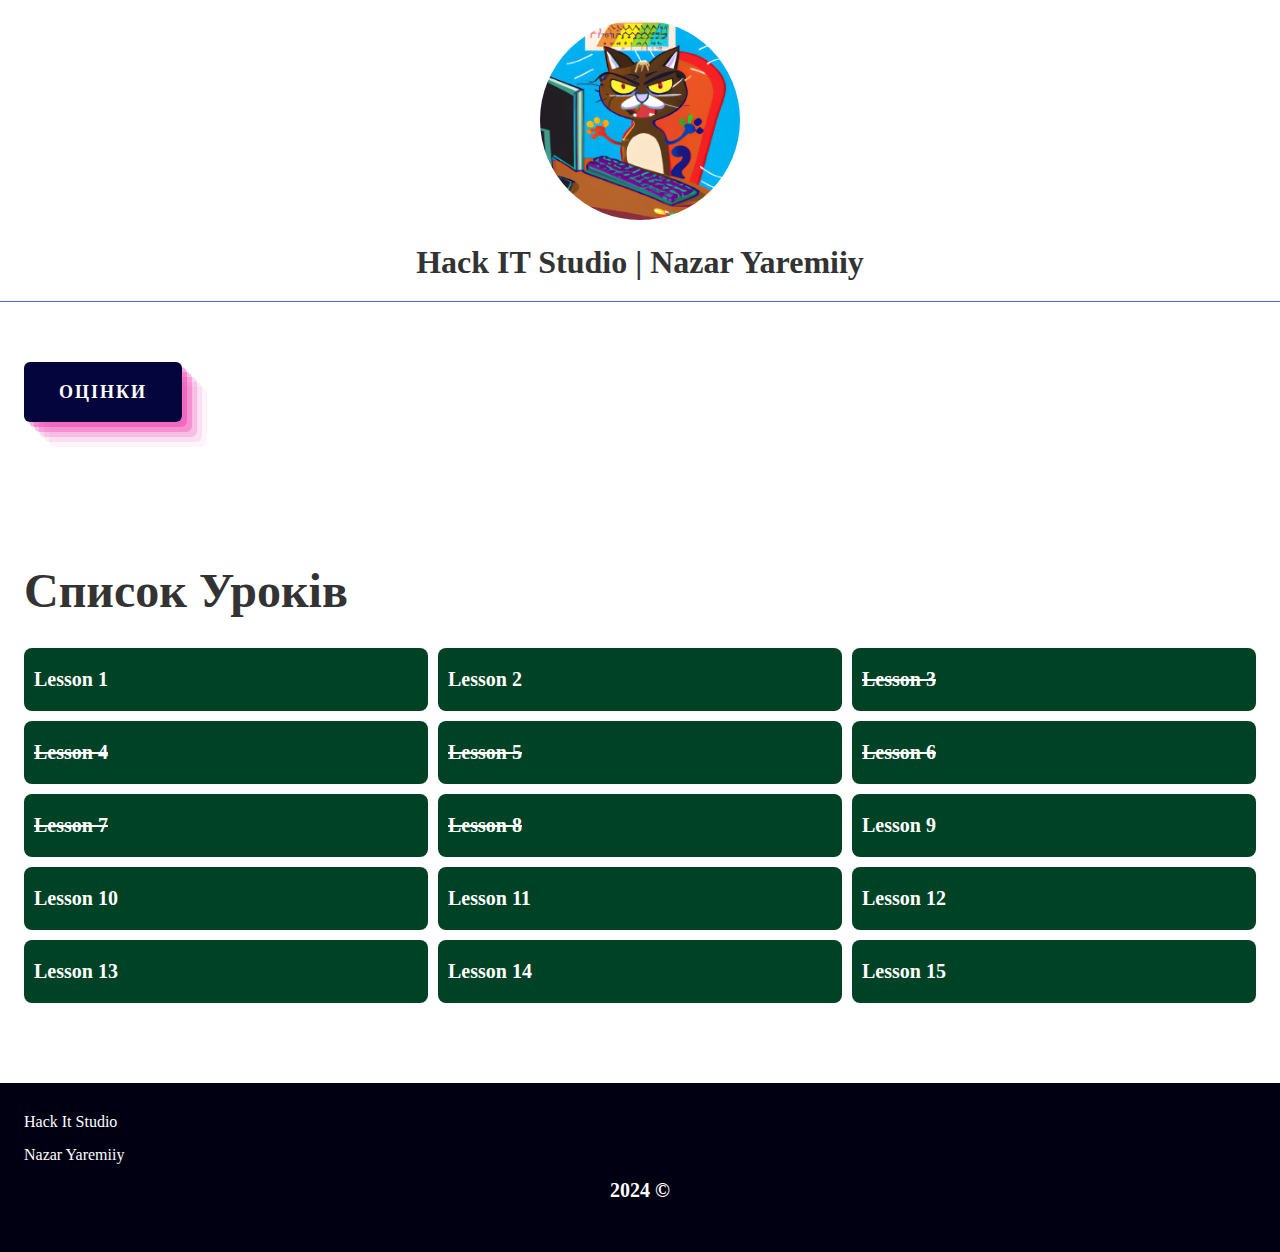
<file: index.html>
<!DOCTYPE html>
<html lang="en">
  <head>
    <meta charset="UTF-8" />
    <meta name="viewport" content="width=device-width, initial-scale=1.0" />
    <title>Hack It Studio | Nazar Yaremiiy</title>
    <link rel="stylesheet" href="style.css" />
  </head>
  <body>
    <header class="header">
      <div class="container header__container">
        <div class="header__avatar">
          <img src="./images/avatar.png" alt="Ава" />
        </div>
        <h1 class="header__title">Hack IT Studio | Nazar Yaremiiy</h1>
      </div>
    </header>
    <main class="main">
      <div class="container main__container">
        <!-- оцінки -->
        <section class="s-grades">
          <a href="./student-grades/index.html" target="_blank" class="s-grades__link">Оцінки</a>
        </section>
        <section class="s-lessons">
          <h2 class="s-lessons__title">Список Уроків</h2>
          <ul class="list-lesson">
            <li class="list-lesson__item">
              <a href="./lessons/lesson-1/index.html" target="_blank" class="list-lesson__link">Lesson 1 </a>
            </li>
            <li class="list-lesson__item">
              <a href="./lessons/lesson-2/index.html" target="_blank" class="list-lesson__link">Lesson 2</a>
            </li>
            <li class="list-lesson__item">
              <a href="#" target="_blank" class="list-lesson__link no">Lesson 3</a>
            </li>
            <li class="list-lesson__item">
              <a href="#" target="_blank" class="list-lesson__link no">Lesson 4 </a>
            </li>
            <li class="list-lesson__item">
              <a href="#" target="_blank" class="list-lesson__link no">Lesson 5</a>
            </li>
            <li class="list-lesson__item">
              <a href="#" target="_blank" class="list-lesson__link no">Lesson 6</a>
            </li>
            <li class="list-lesson__item">
              <a href="#" target="_blank" class="list-lesson__link no">Lesson 7</a>
            </li>
            <li class="list-lesson__item">
              <a href="#" target="_blank" class="list-lesson__link no">Lesson 8</a>
            </li>
            <li class="list-lesson__item">
              <a
                href="./lessons/lesson-9/index.html"
                target="_blank"
                class="list-lesson__link"
                >Lesson 9</a
              >
            </li>
            <li class="list-lesson__item">
              <a
                href="./lessons/lesson-10/index.html"
                target="_blank"
                class="list-lesson__link"
                >Lesson 10</a
              >
            </li>
            <li class="list-lesson__item">
              <a
                href="./lessons/lesson-11/index.html"
                target="_blank"
                class="list-lesson__link"
                >Lesson 11</a
              >
            </li>
            <li class="list-lesson__item">
              <a
                href="./lessons/lesson-12/index.html"
                target="_blank"
                class="list-lesson__link"
                >Lesson 12</a
              >
            </li>
            <li class="list-lesson__item">
              <a
                href="./lessons/lesson-13/index.html"
                target="_blank"
                class="list-lesson__link"
                >Lesson 13</a
              >
            </li>
            <li class="list-lesson__item">
              <a
                href="./lessons/lesson-14/index.html"
                target="_blank"
                class="list-lesson__link"
                >Lesson 14</a
              >
            </li>
			<li class="list-lesson__item">
              <a
                href="./lessons/lesson-15/index.html"
                target="_blank"
                class="list-lesson__link"
                >Lesson 15</a
              >
            </li>
          </ul>
        </section>
      </div>
    </main>
    <footer class="footer">
      <div class="container footer__container">
        <div>Hack It Studio</div>
        <div>Nazar Yaremiiy</div>
        <div class="footer__year">2024 ©</div>
      </div>
    </footer>
  </body>
</html>
</file>
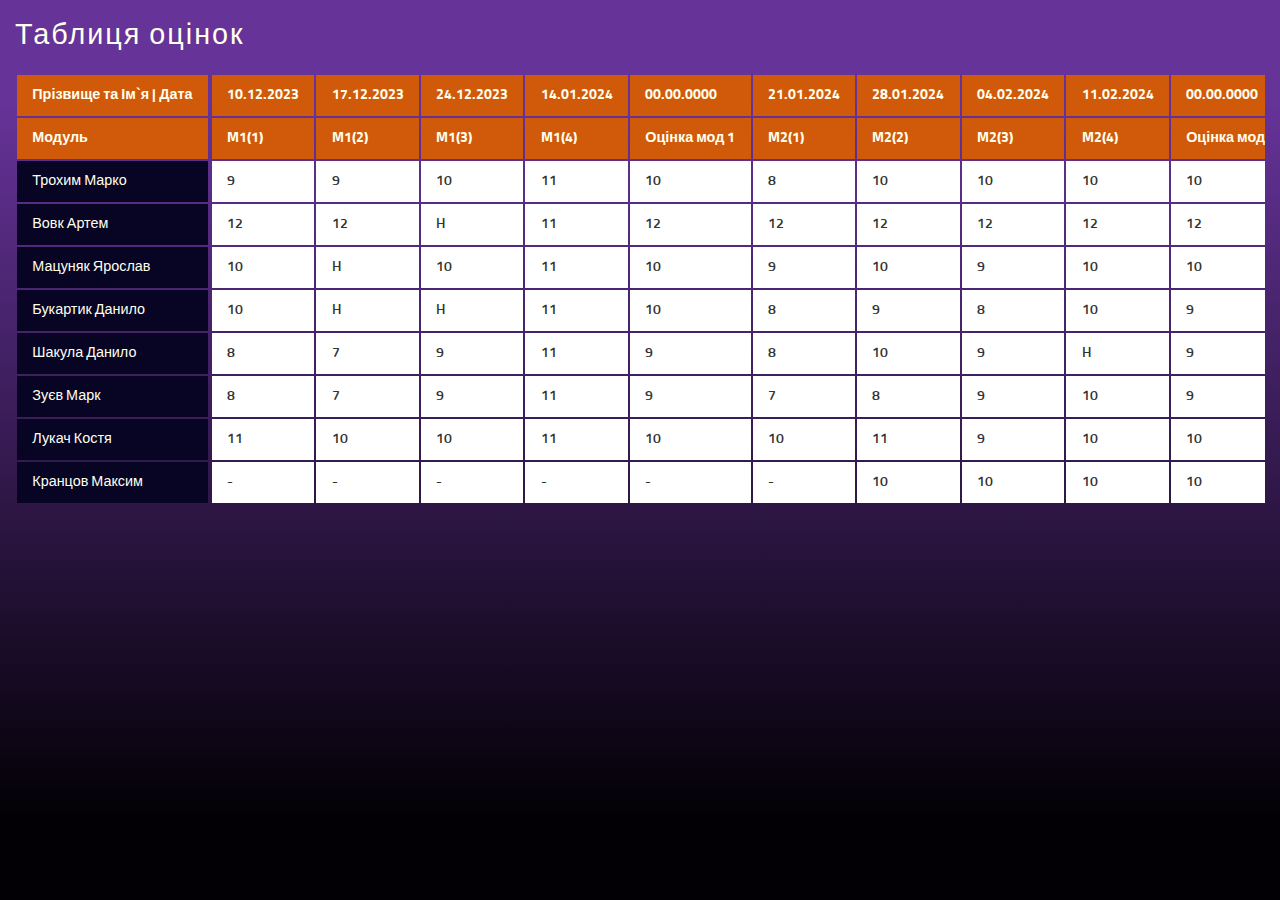
<file: student-grades/index.html>
<!DOCTYPE html>
<html lang="en">
  <head>
    <meta charset="UTF-8" />
    <meta name="viewport" content="width=device-width, initial-scale=1.0" />
    <title>ОЦІНКИ | HTML | CSS</title>
    <link rel="stylesheet" href="./css/style.css" />
  </head>
  <body>
    <div class="wrapper">
      <header class="header">
        <div class="container header__wrapper">
          <h1 class="title">Таблиця оцінок</h1>
        </div>
      </header>
      <!-- Main content -->
      <main class="main">
        <div class="container main__wrapper">
          <table class="table">
            <thead>
              <tr>
                <td class="table__title">Прізвище та Ім`я | Дата</td>
              </tr>
              <tr>
                <td class="table__title">Модуль</td>
              </tr>
            </thead>
            <tbody>
              <tr>
                <td class="table__name">Трохим Марко</td>
              </tr>
              <tr>
                <td class="table__name">Вовк Артем</td>
              </tr>
              <tr>
                <td class="table__name">Мацуняк Ярослав</td>
              </tr>
              <tr>
                <td class="table__name">Букартик Данило</td>
              </tr>
              <tr>
                <td class="table__name">Шакула Данило</td>
              </tr>
              <tr>
                <td class="table__name">Зуєв Марк</td>
              </tr>
              <tr>
                <td class="table__name">Лукач Костя</td>
              </tr>
              <tr>
                <td class="table__name">Кранцов Максим</td>
              </tr>
            </tbody>
          </table>
          <div class="info">
            <table class="table-info" id="js-table-info"></table>
          </div>
        </div>
      </main>
    </div>
    <script src="./js/index.js" type="module"></script>
  </body>
</html>
</file>
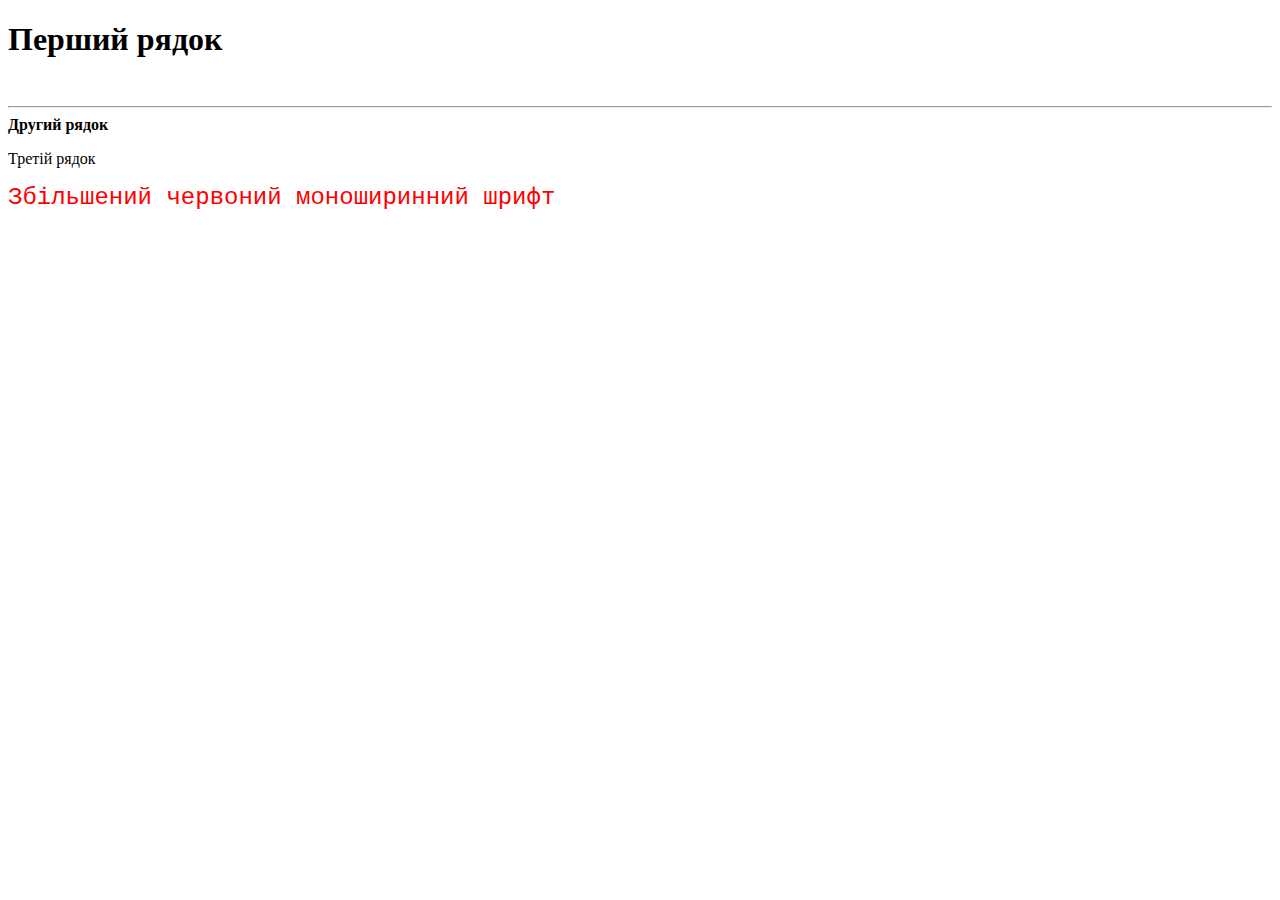
<file: lessons/lesson-1/index.html>
<!DOCTYPE html>
<html>
	<head>
		<title>Lesson 1</title>
	</head>
	<body>
		<!-- Це коментар -->
		<h1>Перший рядок</h1> 
		<br>
		<hr>
		<b>Другий рядок</b> 
		<br>
		<p>Третій рядок</p>
		<!-- tag font-->
		<font size="5" color="red" face="Courier New">Збільшений червоний моноширинний шрифт</font>
	</body>
</html>
</file>
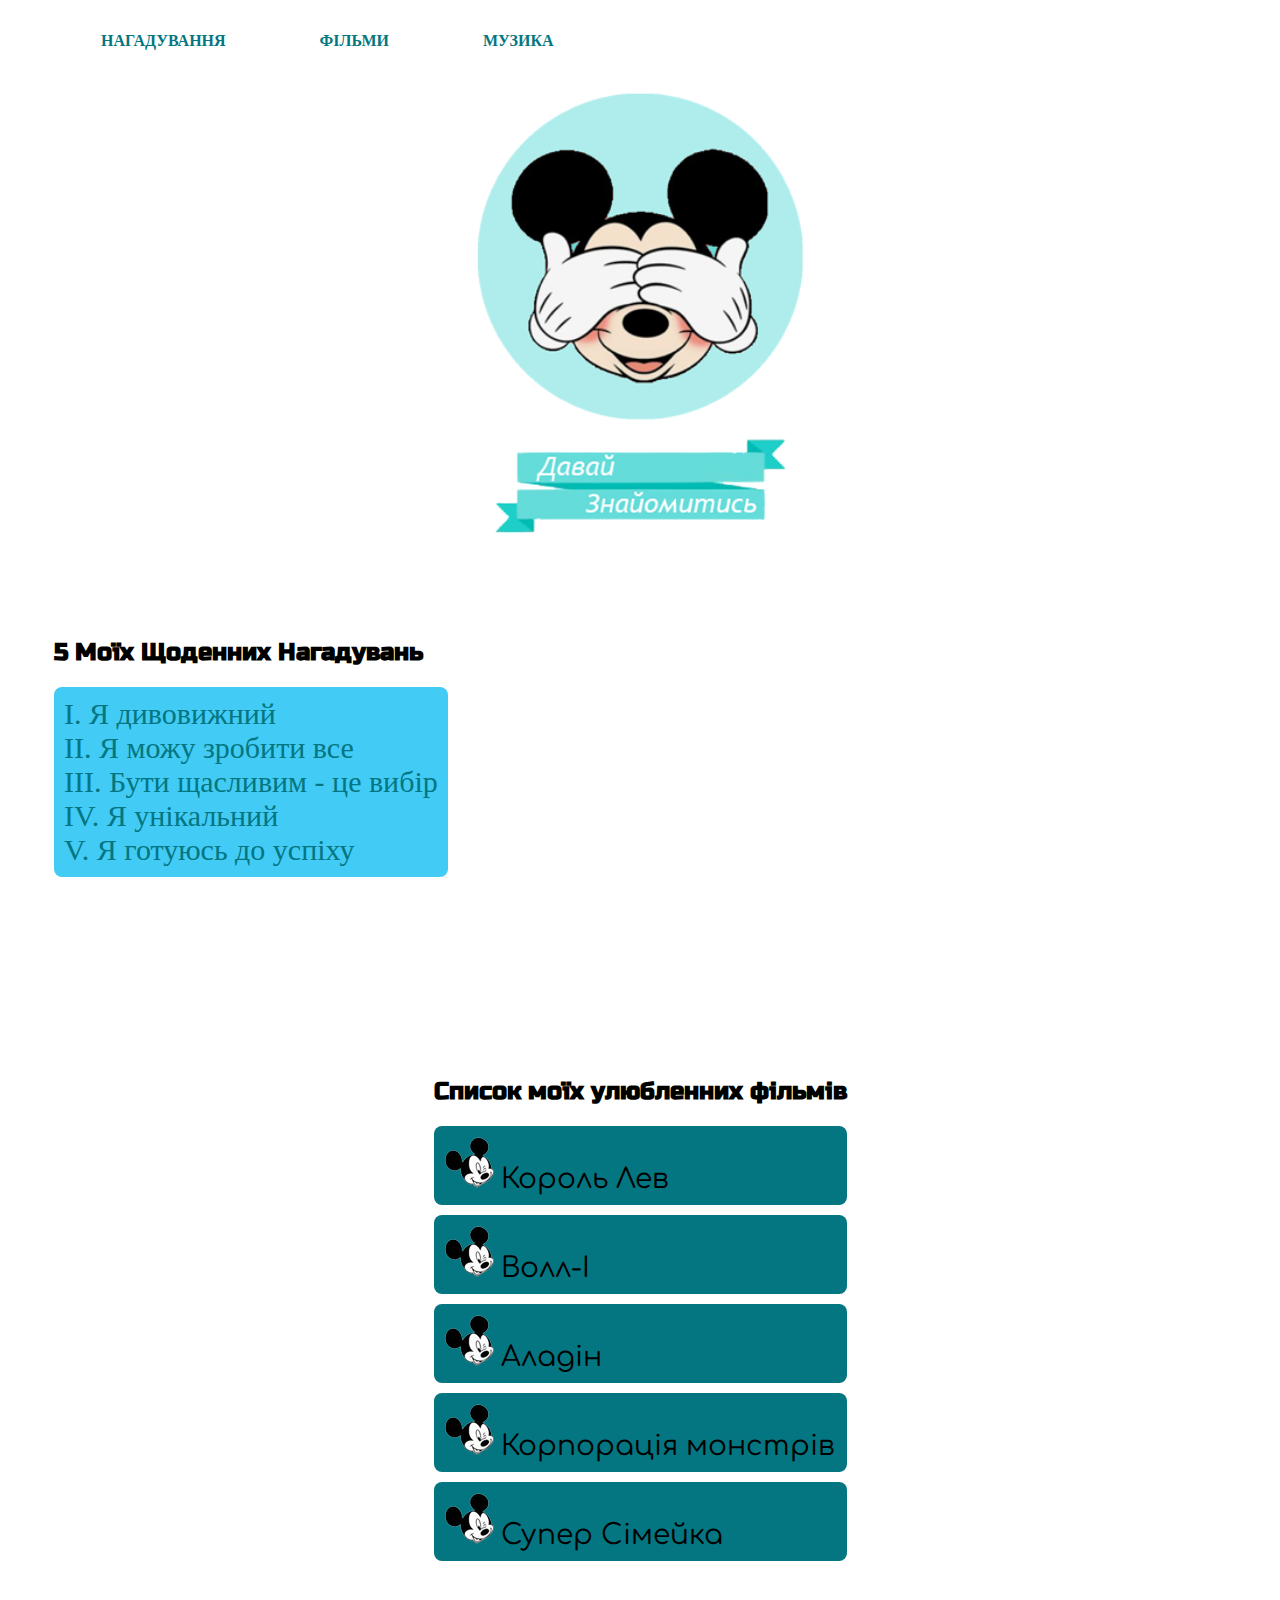
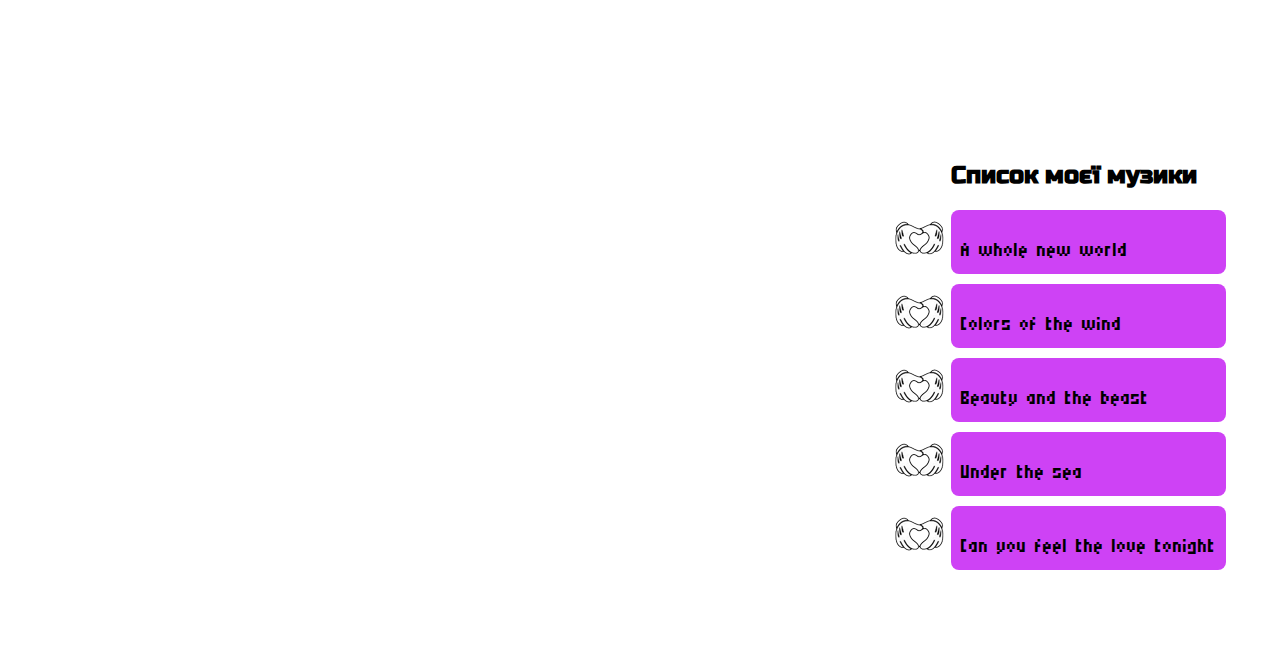
<file: lessons/lesson-10/index.html>
<!DOCTYPE html>
<html>
	<head>
		<meta charset="utf-8">
		<title>Lesson 10</title>
		<link href="https://fonts.googleapis.com/css2?family=Micro+5&display=swap" rel="stylesheet">
		<link rel="stylesheet" href="./style.css">
	</head>
	<body>
		<header class="header">
			<nav class="nav">
				<ul class="nav__list">
					<li class="nav__item"><a class="nav__link" href="#s-reminder">нагадування</a></li>
					<li class="nav__item"><a class="nav__link" href="#s-my-films">фільми</a></li>
					<li class="nav__item"><a class="nav__link" href="#s-my-music">музика</a></li>
				</ul>
			<nav>
			<div class="logo">
				<img class="logo__circle" src="./images/logo.png" alt="Logo">
				<img class="logo__label" src="./images/label.png" alt="Logo">
			</div>
		<header>
		<main class="main">
			<section class="s-reminder" id="s-reminder">
				<h2 class="s-reminder__title">5 Моїх Щоденних Нагадувань</h2>
				<ol class="s-reminder__list">
					<li class="s-reminder__item">Я дивовижний</li>
					<li class="s-reminder__item">Я можу зробити все</li>
					<li class="s-reminder__item">Бути щасливим - це вибір</li>
					<li class="s-reminder__item">Я унікальний</li>
					<li class="s-reminder__item">Я готуюсь до успіху</li>
				</ol>
			</section>
			<section class="s-my-films" id="s-my-films">
				<h2 class="s-my-films__title">Список моїх улюбленних фільмів</h2>
				<ul class="s-my-films__list">
					<li class="s-my-films__item">Король Лев</li>
					<li class="s-my-films__item">Волл-І</li>
					<li class="s-my-films__item">Аладін</li>
					<li class="s-my-films__item">Корпорація монстрів</li>
					<li class="s-my-films__item">Супер Сімейка</li>
				</ul></section>
			<section class="s-my-music" id="s-my-music">
				<h2 class="s-my-music__title">Список моєї музики</h2>
				<ul class="s-my-music__list">
					<li class="s-my-music__item">A whole new world</li>
					<li class="s-my-music__item">Colors of the wind</li>
					<li class="s-my-music__item">Beauty and the beast</li>
					<li class="s-my-music__item">Under the sea</li>
					<li class="s-my-music__item">Can you feel the love tonight</li>
				</ul></section>
		</main>
	</body>
</html>
</file>
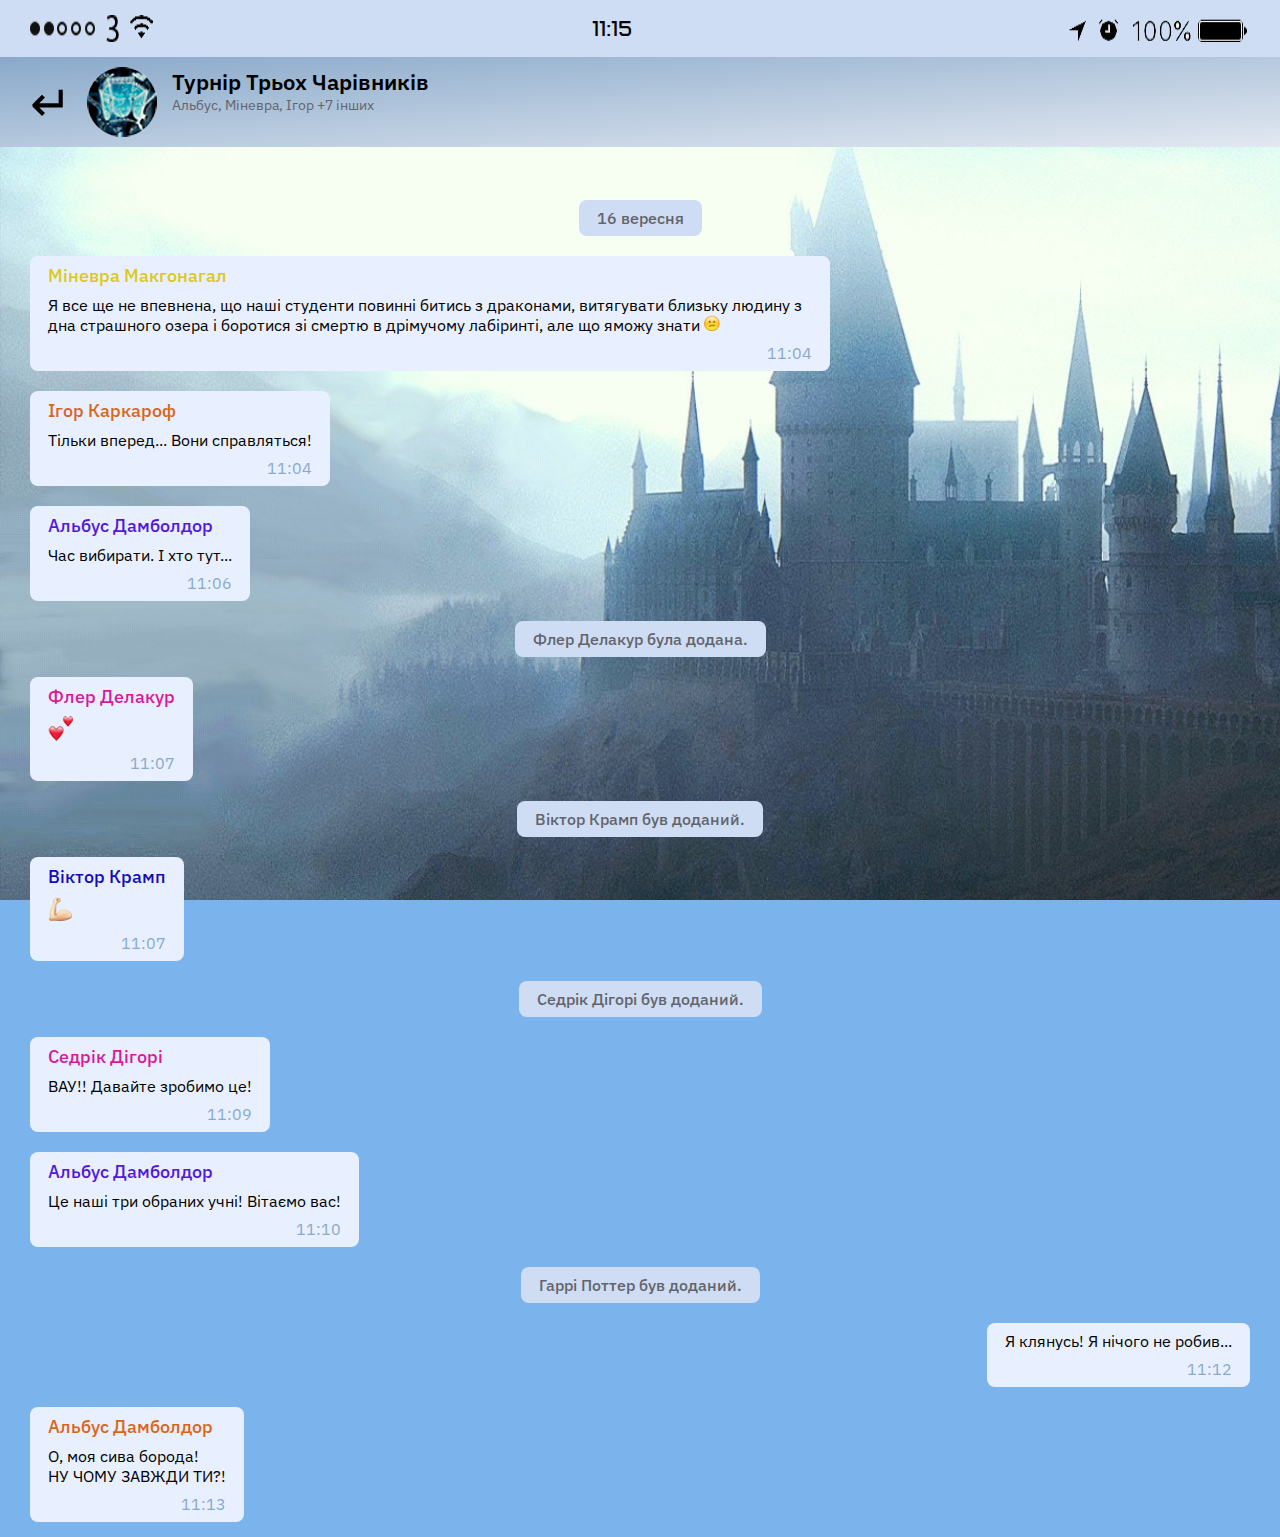
<file: lessons/lesson-11/index.html>
<!DOCTYPE html>
<html lang="en">
  <head>
    <meta charset="UTF-8" />
    <meta name="viewport" content="width=device-width, initial-scale=1.0" />
    <title>Lesson 11</title>
    <link rel="stylesheet" href="style.css" />
  </head>
  <body>
    <div class="wrapper">
      <header class="header">
        <section class="header__top">
          <img src="./images/left-panel.png" alt="left-panel" />
          <p>11:15</p>
          <img src="./images/right-panel.png" alt="right-panel" />
        </section>
        <section class="header__bottom">
          <div class="header__exit">&crarr;</div>
          <img src="./images/cup.png" alt="Avatar" />
          <div class="header__info">
            <p class="header__name-chat">Турнір Трьох Чарівників</p>
            <p class="header__users">Альбус, Міневра, Ігор +7 інших</p>
          </div>
        </section>
      </header>
      <main>
        <div class="chat">
          <div class="chat__wrapper">
            <div class="date">16 вересня</div>
            <!-- Message 1 -->
            <div class="message">
              <div class="message__name dark-yellow">Міневра Макгонагал</div>
              <div class="message__text">
                Я все ще не впевнена, що наші студенти повинні битись з
                драконами, витягувати близьку людину з дна страшного озера і
                боротися зі смертю в дрімучому лабіринті, але що яможу знати
                <img
                  class="message__smile"
                  src="./images/smile_sad.png"
                  alt="[]"
                />
              </div>
              <div class="message__time">11:04</div>
            </div>
            <!-- Message 2 -->
            <div class="message">
              <div class="message__name orange">Ігор Каркароф</div>
              <div class="message__text">
                Тільки вперед... Вони справляться!
              </div>
              <div class="message__time">11:04</div>
            </div>
          </div>
          <div class="chat__wrapper bg-img-ry">
            <!-- Message 3 -->
            <div class="message">
              <div class="message__name violet">Альбус Дамболдор</div>
              <div class="message__text">Час вибирати. І хто тут...</div>
              <div class="message__time">11:06</div>
            </div>
            <!-- Add user -->
            <div class="add-user">Флер Делакур була додана.</div>
            <!-- Message 4 -->
            <div class="message">
              <div class="message__name pink">Флер Делакур</div>
              <div class="message__text">
                <img src="./images/harts.png" alt="[]" />
              </div>
              <div class="message__time">11:07</div>
            </div>
            <!-- Add user -->
            <div class="add-user">Віктор Крамп був доданий.</div>
            <!-- Message 5 -->
            <div class="message">
              <div class="message__name dark-blue">Віктор Крамп</div>
              <div class="message__text">
                <img src="./images/hand.png" alt="[]" />
              </div>
              <div class="message__time">11:07</div>
            </div>
            <!-- Add user -->
            <div class="add-user">Седрік Дігорі був доданий.</div>
          </div>
          <div class="chat__wrapper bg-img-rx">
            <!-- Message 6 -->
            <div class="message">
              <div class="message__name pink">Седрік Дігорі</div>
              <div class="message__text">ВАУ!! Давайте зробимо це!</div>
              <div class="message__time">11:09</div>
            </div>
            <!-- Message 7 -->
            <div class="message">
              <div class="message__name violet">Альбус Дамболдор</div>
              <div class="message__text">
                Це наші три обраних учні! Вітаємо вас!
              </div>
              <div class="message__time">11:10</div>
            </div>
            <!-- Add user -->
            <div class="add-user">Гаррі Поттер був доданий.</div>
            <!-- Message 8 -->
            <div class="message message--me">
              <div class="message__text">Я клянусь! Я нічого не робив...</div>
              <div class="message__time">11:12</div>
            </div>
            <!-- Message 9 -->
            <div class="message">
              <div class="message__name orange">Альбус Дамболдор</div>
              <div class="message__text">
                О, моя сива борода! <br>
                НУ ЧОМУ ЗАВЖДИ ТИ?!
              </div>
              <div class="message__time">11:13</div>
            </div>
          </div>
        </div>
      </main>
    </div>
  </body>
</html>
</file>
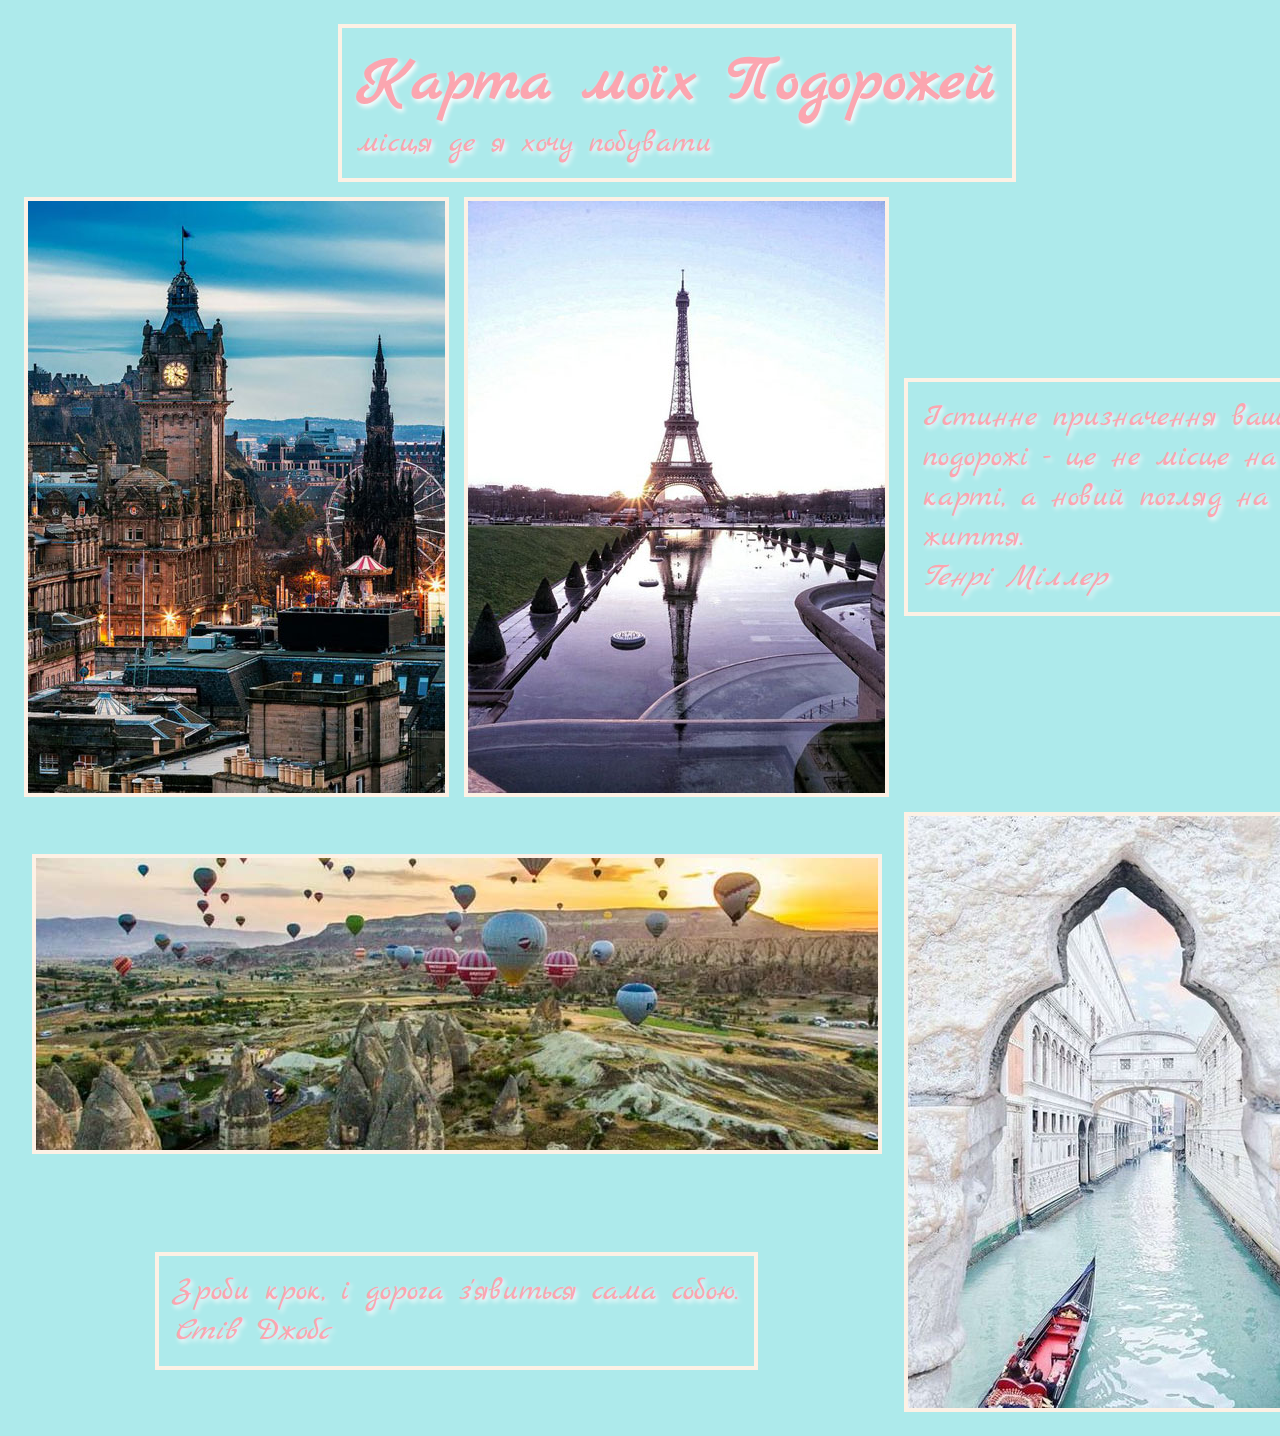
<file: lessons/lesson-15/index.html>
<!DOCTYPE html>
<html>
<head>
  <meta charset="UTF-8">
  <title>Lesson 15</title>
  <link rel="stylesheet" href="style.css">
</head>
<body>
  <div class="container">
    <div class="item1">
      <h1>Карта моїх Подорожей</h1>
      <p>місця де я хочу побувати</p>
    </div>
    <div class="item2">
      <p class="content">
        <span class="title">London</span>
        <br>
        <span class="text">Історія цього сучасного міста сягає часів римлян. У самому центрі Лондона знаходиться будівля парламенту
					- Вестмінстерський палац, а також знаменита годинникова башта Біг-Бен.</span>
      </p>
    </div>
    <div class="item3">
      <p class="content">
        <span class="title">Paric</span>
        <br>
        <span class="text">У центральній частині міста, побудованої в XIX столітті, проходять широкі бульвари і протікає річка Сена.
					Найвідоміші пам'ятки Парижа - Ейфелева вежа і собор Паризької Богоматері.</span>
      </p>
    </div>
    <div class="item4">
      <blockquote>Істинне призначення вашої подорожі - це не місце на карті, а новий погляд на життя.</blockquote>
      <cite>Генрі Міллер</cite>
    </div>
    <div class="item5">
      <p class="content">
        <span class="title">Venice</span>
        <span class="text">Місто розташоване на більш ніж 100 невеликих островах в лагуні Адріатичного моря.
					Тут зовсім немає доріг, рух відбувається тільки по каналах.</span>
      </p>
    </div>
    <div class="item6">
      <blockquote>Зроби крок, і дорога з'явиться сама собою.</blockquote>
      <cite>Стів Джобс</cite>
    </div>
    <div class="item7">
      <p class="content">
        <span class="title">Turkey</span>
        <span class="text">Тут знаменитий собор Святої Софії з його спрямованим вгору куполом і християнськими мозаїками, велична 
					Блакитна мечеть XVII століття і побудований в 1460-і роки палац Топкапи</span>
      </p>
    </div>
  </div>
</body>
</html>
</file>
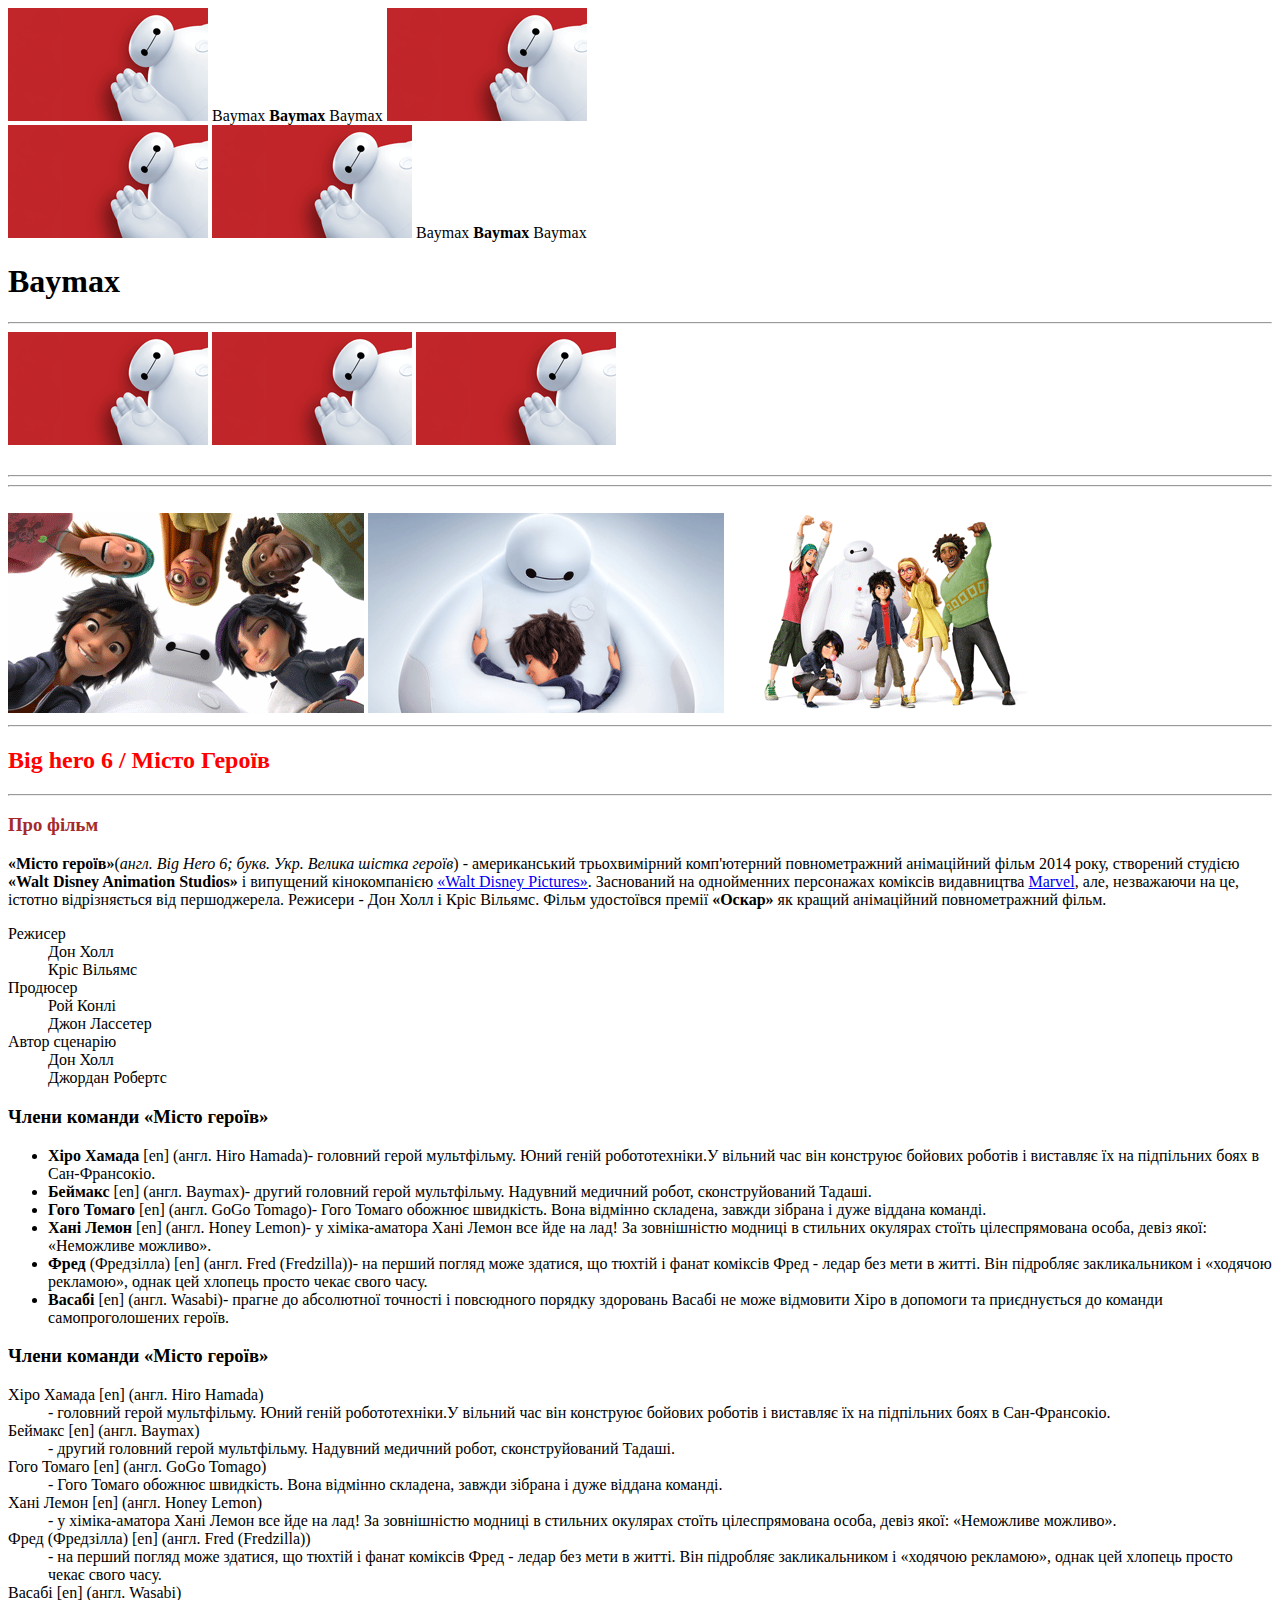
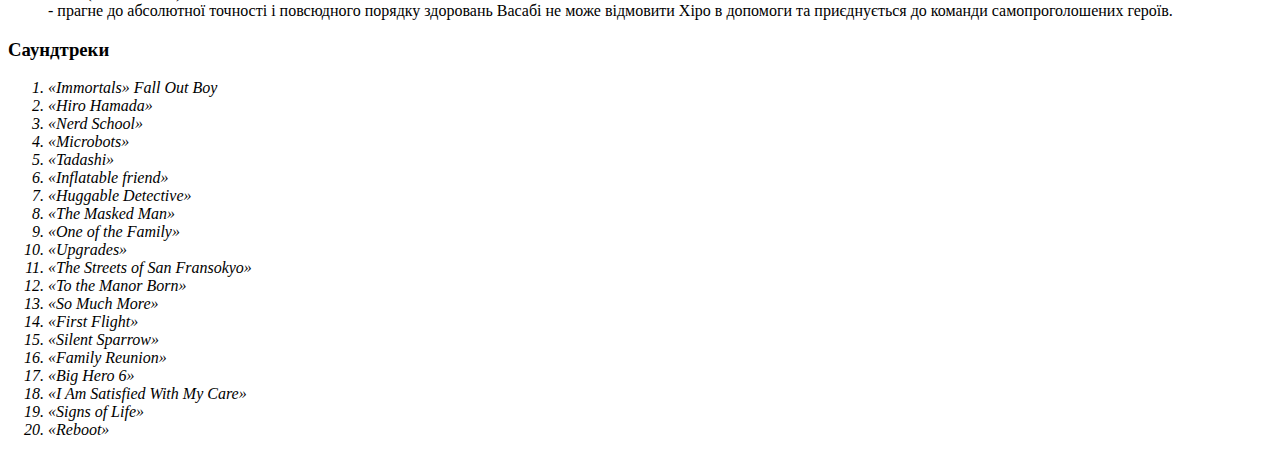
<file: lessons/lesson-2/index.html>
<!DOCTYPE html>
<html>
<head>
  <meta charset="utf-8">
  <title>Lesson 2</title>
</head>
<body>
  <!-- Перше завдання -->
  <div>
    <img src="./images/Baymax.gif" alt="Baymax">
    Baymax <b>Baymax</b> Baymax
    <img src="./images/Baymax.gif" alt="Baymax">
    <br>
    <img src="./images/Baymax.gif" alt="Baymax">
    <img src="./images/Baymax.gif" alt="Baymax">
    Baymax <b>Baymax</b> Baymax
    <h1>Baymax</h1>
    <hr>
    <img src="./images/Baymax.gif" alt="Baymax">
    <img src="./images/Baymax.gif" alt="Baymax">
    <img src="./images/Baymax.gif" alt="Baymax">
  </div>
  <br>
  <hr>
  <hr>
  <br>
  <!-- Друге завдання -->
  <div>
    <img src="./images/All-big-hero.gif" alt="All-big-hero">
    <img src="./images/Baymax-and-Hiro.gif" alt="Baymax-and-Hiro">
    <img src="./images/big_hero_all.gif" alt="big_hero_all">
    <hr>
      <h2 style="color: red;">Big hero 6 / Місто Героїв</h2>
    <hr>
    <h3 style="color: brown;">Про фільм</h3>
    <p><strong>«Місто героїв»</strong>(<i>англ. Big Hero 6; букв. Укр. Велика шістка героїв</i>) - американський трьохвимірний комп'ютерний 
      повнометражний анімаційний фільм 2014 року, створений студією <b>«Walt Disney Animation Studios»</b> і випущений 
      кінокомпанією <a href="https://www.disneyinternational.com/" title="Walt Disney Pictures">«Walt Disney Pictures»</a>. Заснований на однойменних 
      персонажах коміксів видавництва <a href="https://www.marvel.com/">Marvel</a>, але, 
      незважаючи на це, істотно відрізняється
      від першоджерела. Режисери - Дон Холл і Кріс Вільямс. Фільм удостоївся премії <b>«Оскар»</b> як кращий анімаційний 
      повнометражний фільм.</p>
      <dl>
        <dt>Режисер</dt>
          <dd>Дон Холл</dd>
          <dd>Кріс Вільямс</dd>
        <dt>Продюсер</dt>
          <dd>Рой Конлі</dd>
          <dd>Джон Лассетер</dd>
        <dt>Автор сценарію</dt>
          <dd>Дон Холл</dd>
          <dd>Джордан Робертс</dd>
      </dl>
      <!-- Список Маркований -->
      <h3>Члени команди «Місто героїв»</h3>
      <ul>
        <li><b>Хіро Хамада</b> [en] (англ. Hiro Hamada)- головний герой мультфільму. Юний 
          геній робототехніки.У вільний час він конструює бойових роботів і виставляє їх 
          на підпільних боях в Сан-Франсокіо.</li>
        <li><b>Беймакс</b> [en] (англ. Baymax)- другий головний герой мультфільму. Надувний медичний робот, сконструйований Тадаші.</li>
        <li><b>Гого Томаго</b> [en] (англ. GoGo Tomago)- Гого Томаго обожнює швидкість. Вона відмінно складена, завжди зібрана і дуже віддана команді.</li>
        <li><b>Хані Лемон</b> [en] (англ. Honey Lemon)- у хіміка-аматора Хані Лемон все йде на лад! За зовнішністю модниці 
          в стильних окулярах стоїть цілеспрямована особа, девіз якої: «Неможливе можливо».</li>
        <li><b>Фред</b> (Фредзілла) [en] (англ. Fred (Fredzilla))- на перший погляд може здатися, що тюхтій і фанат коміксів Фред - ледар без мети в житті.
          Він підробляє закликальником і «ходячою рекламою», однак цей хлопець просто чекає свого часу.</li>
        <li><b>Васабі</b> [en] (англ. Wasabi)- прагне до абсолютної точності і повсюдного порядку здоровань Васабі не 
          може відмовити Хіро в допомоги та приєднується до команди самопроголошених героїв.</li>
      </ul>
      <!-- Список списків -->
      <h3>Члени команди «Місто героїв»</h3>
      <dl>
        <dt>Хіро Хамада [en] (англ. Hiro Hamada)</dt>
        <dd>- головний герой мультфільму. Юний 
          геній робототехніки.У вільний час він конструює бойових роботів і виставляє їх 
          на підпільних боях в Сан-Франсокіо.</dd>
        <dt>Беймакс [en] (англ. Baymax)</dt>
        <dd>- другий головний герой мультфільму. Надувний медичний робот, сконструйований Тадаші.</dd>
        <dt>Гого Томаго [en] (англ. GoGo Tomago)</dt>
        <dd>- Гого Томаго обожнює швидкість. Вона відмінно складена, завжди зібрана і дуже віддана команді.</dd>
        <dt>Хані Лемон [en] (англ. Honey Lemon)</dt>
        <dd>- у хіміка-аматора Хані Лемон все йде на лад! За зовнішністю модниці 
          в стильних окулярах стоїть цілеспрямована особа, девіз якої: «Неможливе можливо».</dd>
        <dt>Фред (Фредзілла) [en] (англ. Fred (Fredzilla))</dt>
        <dd>- на перший погляд може здатися, що тюхтій і фанат коміксів Фред - ледар без мети в житті.
          Він підробляє закликальником і «ходячою рекламою», однак цей хлопець просто чекає свого часу.</dd>
        <dt>Васабі [en] (англ. Wasabi)</dt>
        <dd>- прагне до абсолютної точності і повсюдного порядку здоровань Васабі не 
          може відмовити Хіро в допомоги та приєднується до команди самопроголошених героїв.</dd>
      </dl>
      <!-- Нумерований список -->
      <h3>Саундтреки</h3>
      <i>
      <ol start="1">
        <li>«Immortals»	Fall Out Boy</li>
        <li>«Hiro Hamada»</li>
        <li>«Nerd School»</li>
        <li>«Microbots»</li>
        <li>«Tadashi»</li>
        <li>«Inflatable friend»</li>
        <li>«Huggable Detective»</li>
        <li>«The Masked Man»</li>
        <li>«One of the Family»</li>
        <li>«Upgrades»</li>
        <li>«The Streets of San Fransokyo»</li>
        <li>«To the Manor Born»</li>
        <li>«So Much More»</li>
        <li>«First Flight»</li>
        <li>«Silent Sparrow»</li>
        <li>«Family Reunion»</li>
        <li>«Big Hero 6»</li>
        <li>«I Am Satisfied With My Care»</li>
        <li>«Signs of Life»</li>
        <li>«Reboot»</li>
      </ol>
      </i>
  </div>
</body>
</html>
</file>
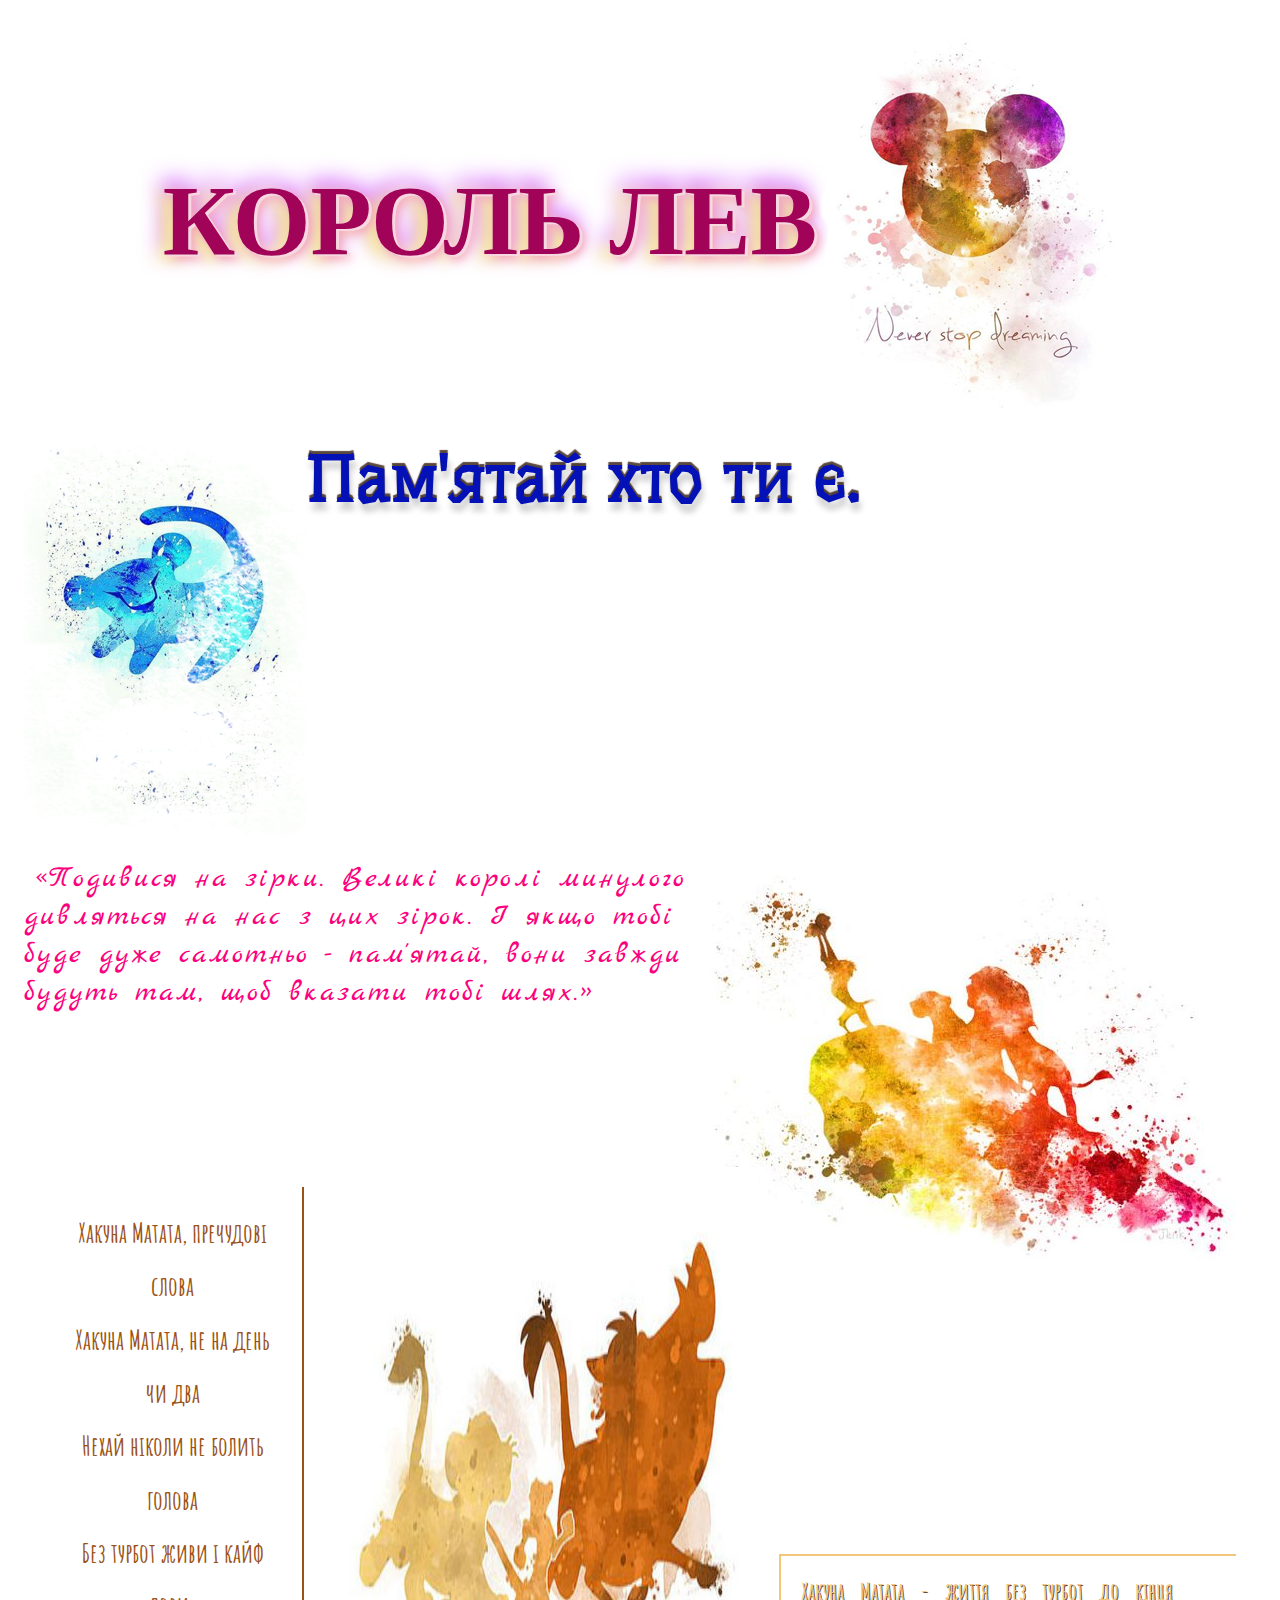
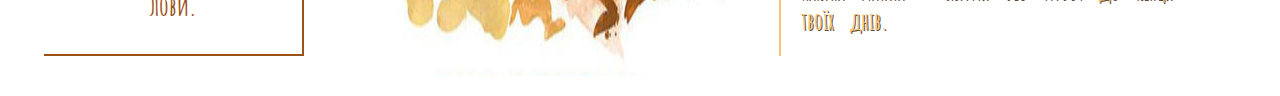
<file: lessons/lesson-9/index.html>
<!DOCTYPE html>
<html lang="en">
  <head>
    <meta charset="UTF-8" />
    <meta name="viewport" content="width=device-width, initial-scale=1.0" />
    <title>Lesson 9</title>
    <link rel="stylesheet" href="style.css" />
  </head>
  <body>
    <div class="wrapper">
      <!-- Король лев -->
      <section class="s-lion-king">
        <h1 class="s-lion-king__title">Король лев</h1>
        <img
          class="s-lion-king__image"
          src="./images/logo.png"
          alt="Король лев"
        />
      </section>
      <!-- Левеня -->
      <section class="s-lion-child">
        <img
          class="s-lion-child__image"
          src="./images/lion_child.png"
          alt="Левеня"
        />
        <p class="s-lion-child__text">Пам'ятай хто ти є.</p>
      </section>
      <!-- Привітання -->
      <section class="s-greeting">
        <q class="s-greeting__text"
          >Подивися на зірки. Великі королі минулого дивляться на нас з цих
          зірок. І якщо тобі буде дуже самотньо - пам'ятай, вони завжди будуть
          там, щоб вказати тобі шлях.</q
        >
        <img
          class="s-greeting__image"
          src="./images/greeting.jpg"
          alt="Привітання"
        />
      </section>
      <!-- Хакуна -->
      <section class="s-hakuna">
        <div class="s-hakuna__poem">
          <p>
            Хакуна Матата, пречудові слова <br />
            Хакуна Матата, не на день чи два <br />
            Нехай ніколи не болить голова <br />
            Без турбот живи і кайф лови.
          </p>
        </div>
        <img class="s-hakuna__image" src="./images/Hakuna.jpg" alt="Хакуна" />
        <div class="s-hakuna__text">
          <p>Хакуна Матата - життя без турбот до кінця твоїх днів.</p>
        </div>
      </section>
    </div>
  </body>
</html>
</file>
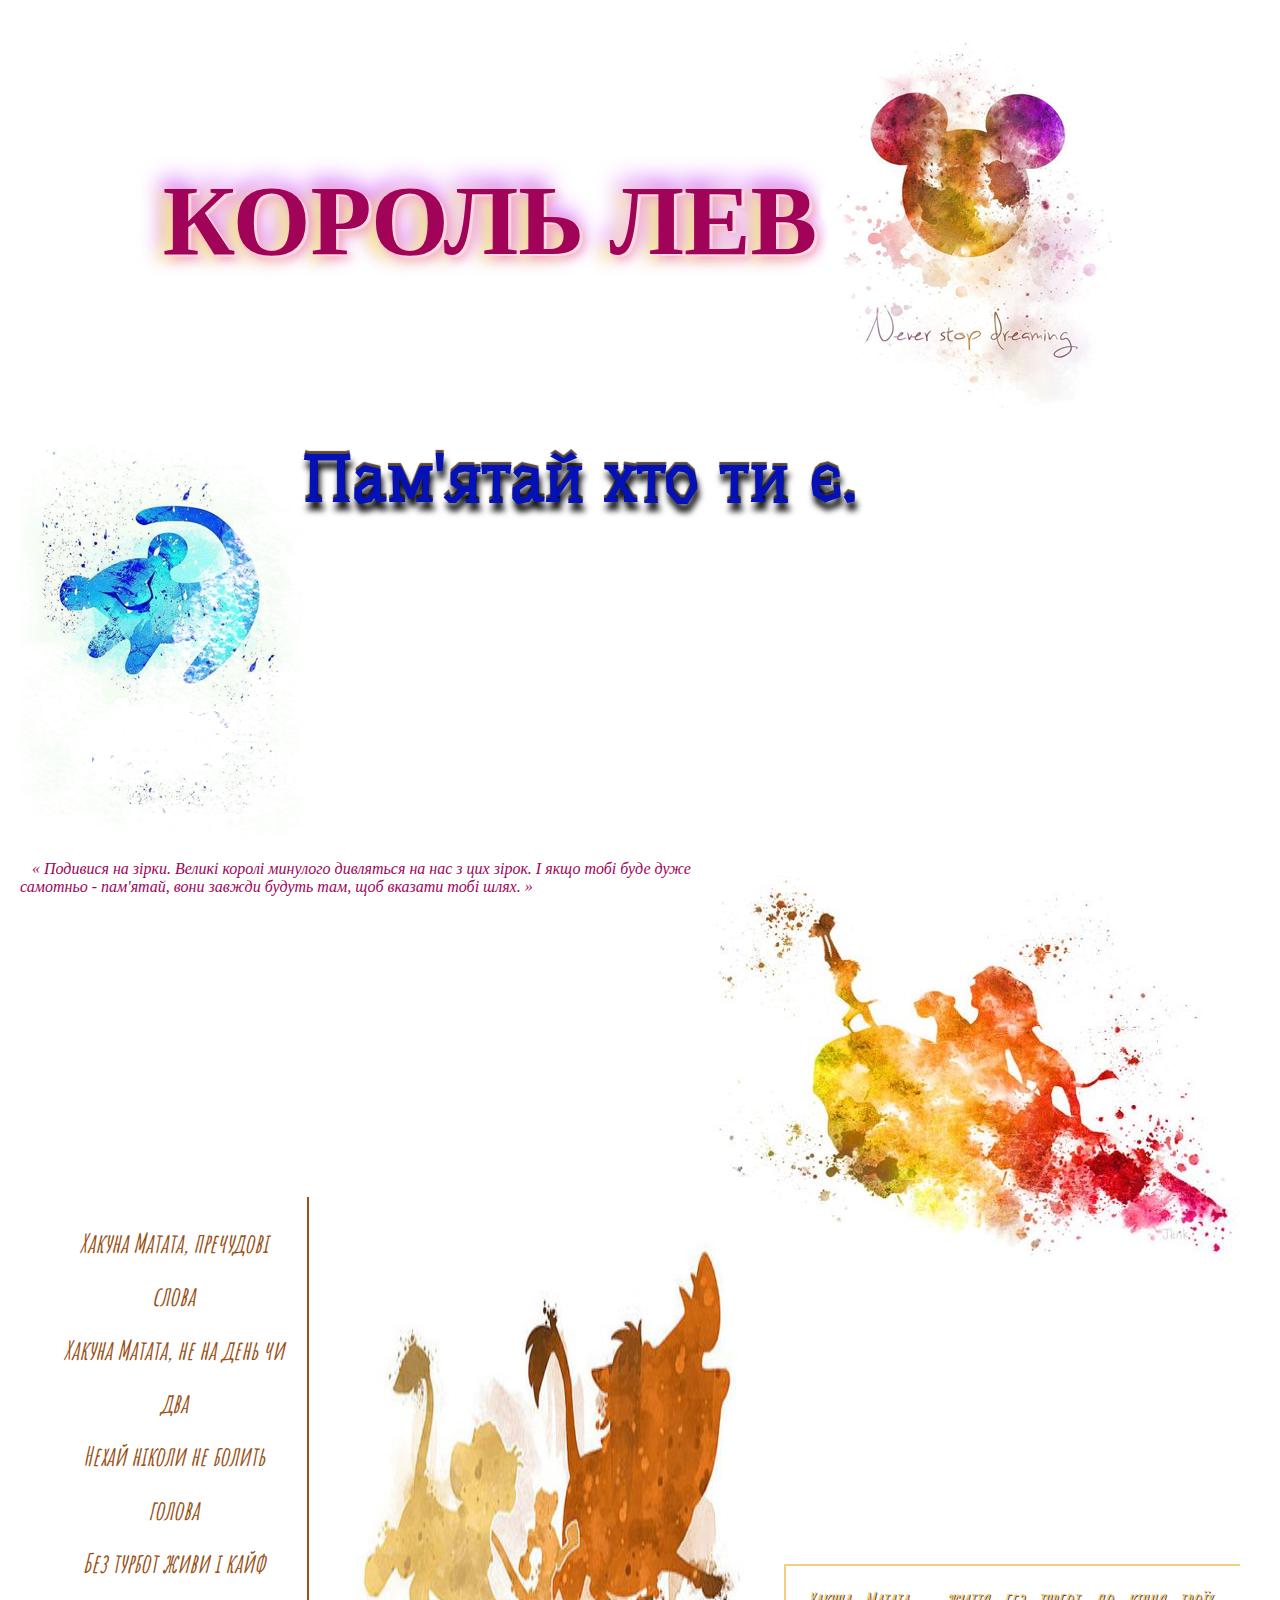
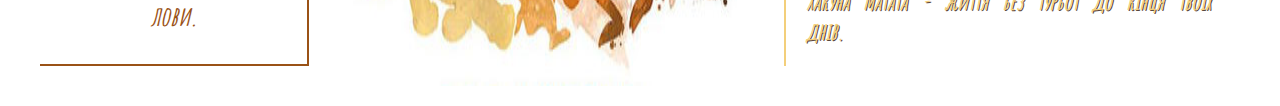
<file: lessons/lesson9/index.html>
<!DOCTYPE html>
<html lang="en">
  <head>
    <meta charset="UTF-8" />
    <meta name="viewport" content="width=device-width, initial-scale=1.0" />
    <title>Lesson 9</title>
    <link rel="stylesheet" href="style.css" />
  </head>
  <body>
    <div class="wrapper">
      <!-- Секція Король Лев -->
      <section class="king">
        <h1 class="king__title">король лев</h1>
        <img src="./images/logo.png" alt="король лев" />
      </section>
      <!-- Дитя лева -->
      <section class="child-lion">
        <img src="./images/lion_child.png" alt="дитя лева" />
        <p class="child-lion__text">Пам'ятай хто ти є.</p>
      </section>
      <!-- Вітання лева -->
      <section class="greeting">
        <q class="greeting__text">
          Подивися на зірки. Великі королі минулого дивляться на нас з цих
          зірок. І якщо тобі буде дуже самотньо - пам'ятай, вони завжди будуть
          там, щоб вказати тобі шлях.
        </q>
        <img src="./images/greeting.jpg" alt="вітання лева" />
      </section>
      <!-- хакуна -->
      <section class="hakuna">
        <div class="hakuna__poem">
          <p>
            Хакуна Матата, пречудові слова<br />
            Хакуна Матата, не на день чи два<br />
            Нехай ніколи не болить голова<br />
            Без турбот живи і кайф лови.
          </p>
        </div>
        <img
          src="./images/Hakuna.jpg"
          alt="Хакуна Матата - життя без турбот до кінця твоїх днів. "
        />
        <div class="hakuna__text">
          <p>
            Хакуна Матата - життя без турбот до кінця твоїх днів.
          </p>
        </div>
      </section>
    </div>
  </body>
</html>
</file>
<file: style.css>
* {
  box-sizing: border-box;
  padding: 0;
  margin: 0;
}

body {
  color: #333;
}
h1,
h2 {
  margin: 0;
}
.container {
  max-width: 1600px;
  padding: 0px 24px;
  margin: 0 auto;
  width: 100%;
}
/* Header */
.header {
  border-bottom: 1px solid hsl(236, 82%, 63%);
  padding-bottom: 20px;
  padding-top: 20px;
}
.header__container {
  flex-direction: column;
  align-items: center;
  display: flex;
  gap: 20px;
}
.header__avatar img {
  border-radius: 50%;
  width: 200px;
}
/* Main */
.s-grades__link {
  box-shadow: rgba(240, 46, 170, 0.4) 5px 5px, rgba(240, 46, 170, 0.3) 10px 10px,
    rgba(240, 46, 170, 0.2) 15px 15px, rgba(240, 46, 170, 0.1) 20px 20px,
    rgba(240, 46, 170, 0.05) 25px 25px;
    border-radius: 6px;
}
.s-lessons,
.s-grades {
  padding-bottom: 80px;
  padding-top: 80px;
}
.s-lessons__title {
  font-size: 48px;
}
.list-lesson {
  list-style-type: none;
  margin-top: 30px;
  display: flex;
  flex-wrap: wrap;
  gap: 10px;
}
.list-lesson__item {
  width: calc((100% - 20px) / 3);
  background-color: #004225;
  padding: 20px 10px;
  border-radius: 8px;
  cursor: pointer;
  transition: transform 0.1s ease-in-out;
}
.list-lesson__item:hover {
  transform: scale(1.02);
}
.list-lesson__link {
  transition: all 0.3s linear;
  text-decoration: none;
  color: #ffffff;
  font-weight: 600;
  font-size: 20px;
  cursor: pointer;
}
.no {
  text-decoration: line-through;
}
.list-lesson__link:hover {
  color: rgb(64, 147, 255);
  text-decoration: underline;
}

.s-grades__link {
  background-color: #05053d;
  color: #fff;
  font-size: 18px;
  text-decoration: none;
  padding: 20px 35px;
  text-transform: uppercase;
  cursor: pointer;
  font-weight: 700;
  letter-spacing: 2px;
}

/* Footer */
.footer {
  background-color: #000013;
  padding: 30px 0 50px 0;
  color: #fff;
}
.footer__container {
  flex-direction: column;
  display: flex;
  gap: 15px;
}
.footer__year {
  align-self: center;
  font-weight: bold;
  font-size: 20px;
}
</file>
<file: lessons/lesson-10/style.css>
@import url('https://fonts.googleapis.com/css2?family=Comfortaa:wght@300..700&display=swap');
@import url('https://fonts.googleapis.com/css2?family=Russo+One&display=swap');
* {
	box-sizing: border-box;
	margin: 0;
	padding: 0;
}
html {
	scroll-behavior: smooth;
}
body {
	padding-left: 54px;
	padding-right: 54px;
}
section {
	padding: 100px 0px;
}
h2 {
	font-family: "Russo One", sans-serif;
}
.logo {
	display: flex;
	flex-direction: column;
	margin: 0 auto;
	width: 350px;
}
.nav__list {
	list-style-type: none;
	display: flex;
}
.nav__link {
	transition: all 0.3s linear;
	text-transform: uppercase;
	cursor: url('./images/cursor.png') ,pointer;
	margin: 15px 25px;
	padding: 15px 20px;
	border-radius: 10px;
	color: #047681;
	display: block;
	border: 2px solid transparent;
	text-decoration: none;
	font-weight: 600;
}
.nav__link:hover {
	border-color: #fee3de; 
	color: #fee3de;
	background-color: #047681;
}
.s-reminder__list,
.s-my-films__list,
.s-my-music__list {
	margin-top: 20px;
}
.main {
	display: flex;
	flex-direction: column;
}
.s-reminder__list {
	align-self: flex-start;
	list-style-type: upper-roman;
	color: #047681;
	background-color: #42cbf5;
	list-style-position: inside;
	font-size: 30px;
	width: fit-content;
	border-radius: 8px;
	padding: 10px;
}
.s-my-films {
	align-self: center;	
	list-style-image: url('./images/face_point.png');
}
.s-my-music {
	align-self: flex-end;	
	list-style-image: url('./images/hands_point.png');
}
.s-my-films__list {
	list-style-position: inside;
}
.s-my-films__item {
	transition: all 0.3s linear;
	background-color: #047681;
	font-family: "Comfortaa", sans-serif;
}
.s-my-films__item:hover {
	color: #fff;
	cursor: pointer;
} 
.s-my-music__item {
	transition: all 0.3s linear;
	background-color: #ce42f5;
	font-family: "Micro 5", sans-serif;
}
.s-my-music__item:hover {
	color: #fff;
	font-size: 34px;
	text-decoration: underline;
	cursor: pointer;
}
.s-my-films__item,
.s-my-music__item {
	margin-top: 10px;
	border-radius: 8px;
	font-size: 28px;
	padding: 10px;
}
</file>
<file: lessons/lesson-11/style.css>
@import url('https://fonts.googleapis.com/css2?family=Anta&display=swap');
@import url('https://fonts.googleapis.com/css2?family=IBM+Plex+Sans:wght@400;500;600;700&display=swap');

* {
  box-sizing: border-box;
  padding: 0;
  margin: 0;
}
body {
  font-family: "IBM Plex Sans", sans-serif;
}
.dark-yellow {
  color: #dbc817;
}
.orange {
  color: #db6517;
}
.violet{
  color: #5217db;
}
.pink{
  color: #db17a0;
}
.dark-blue{
  color: #1509bd;
}
.header {
  position: fixed;
  width: 100%;
}
.header__top {
  justify-content: space-between;
  background-color: #ceddf3;
  display: flex;
  padding: 15px 30px;
}
.header__top p {
  font-family: 'Anta', sans-serif;
  font-size: 22px;
}
.header__exit {
  cursor: pointer;
  font-size: 50px;
}
.header__bottom {
  background-image: linear-gradient(to top left, #e2e8f1, #89a9ca);
  align-items: center;
  padding: 10px 30px;
  display: flex;
  gap: 15px;
}
.header__info {
  align-self: flex-start;
}
.header__name-chat {
  font-size: 22px;
  font-weight: 600;
}
.header__users {
  font-size: 14px;
  color: #63636b;
}
.chat {
  padding: 15px 30px;
  background-color: #7bb4ec;
  background-image: url('./images/chat_background.jpg');
  background-repeat: no-repeat;
  background-size: cover;
  background-attachment: fixed;
  padding-top: 180px;
}
.chat__wrapper {
  flex-direction: column;
  display: flex;
  gap: 20px;
  margin-top: 20px;
}
.date,
.add-user {
  background-color: #ceddf3;
  width: fit-content;
  align-self: center;
  padding: 8px 18px;
  border-radius: 8px;
  color: #63636b;
  font-weight: 500;
}
/* Message */
.message {
  background-color: #e8f0ff;
  max-width: 800px;
  flex-direction: column;
  width: fit-content;
  border-radius: 8px;
  padding: 8px 18px;
  display: flex;
  gap: 8px;
}
.message__smile {
  width: 16px;
}
.message__time {
  align-self: flex-end;
  color: #89a9ca;
}
.message__name {
  font-weight: 500;
  font-size: 18px;
}
/* .bg-img-ry {
  background-image: url('./images/snitch.jpg');
  background-repeat: repeat-y;
  background-position: 50px 0px;
} */
.message--me {
  align-self: flex-end;
}
/* .bg-img-rx {
  background-image: url('./images/harry_1.jpg');
  background-repeat: repeat-x;
  background-position: 0px 100%;
} */
</file>
<file: lessons/lesson-15/style.css>
@import url('https://fonts.googleapis.com/css2?family=Marck+Script&display=swap');

* {
  box-sizing: border-box;
  padding: 0;
  margin: 0;
}

body {
  font-family: "Marck Script", cursive;
	text-shadow: 2px 3px 5px white;
	background-color: #adeaeb;
  color: #fba6b0;
  font-size: 32px;
  margin: 24px;
}

/* Обгортка Grid*/
.container {
  display: grid;
  grid-template-columns: auto auto auto;
  grid-template-rows: auto auto auto auto;
  grid-template-areas:
  "item1 item1 item1"
  "item2 item3 item4"
  "item5 item5 item7"
  "item6 item6 item7";
  justify-items: center;
  align-items: center;
  gap: 15px;
}

/* Grid Items */
.container div {
  border: 4px solid #fdf1e5;
}
.content {
  background-color: rgba(207, 164, 191, 0.4);
  width: 100%;
  height: 100%;
  color: #fbfdbe;
  padding: 25px;
  opacity: 0;
  transition: opacity 1s linear, transform 1s linear;
}
.item1 {
  grid-area: item1;
  padding: 15px;
}
.item2 {
  grid-area: item2;
  width: 425px;
  height: 600px;
  background-image: url('./images/london.jpg');
}
.item2 p {
  border-radius: 0 0 60% 0;
  transform-origin: center top;
  transform: rotateX(-90deg);
}
.item2:hover p {
  opacity: 1;
  transform: rotateX(0deg);
}
.item3 {
  grid-area: item3;
  width: 425px;
  height: 600px;
  background-image: url('./images/paris.jpg');
}
.item3 p {
  transform: rotateY(180deg);
}
.item3:hover p {
  opacity: 1;
  transform: rotateY(0deg);
}
.item4 {
  grid-area: item4;
  padding: 15px;
}
.item5 {
  grid-area: item5;
  width: 850px;
  height: 300px;
  background-image: url('./images/Turtsiya.jpg');
}
.item5 p {
  transform: scale(0.1);
}
.item5:hover p {
  opacity: 1;
  transform: scale(1);
}
.item6 {
  grid-area: item6;
  padding: 15px;
}
.item7 {
  grid-area: item7;
  width: 425px;
  height: 600px;
  background-image: url('./images/venice.jpg');
}
.item7 p {
  transform: skewX(-70deg);
}
.item7:hover p {
  opacity: 1;
  transform: skewX(0deg);
}

/* Декорації */
.text {
  border-top: 2px solid #fff;
}
</file>
<file: lessons/lesson-9/style.css>
@import url('https://fonts.googleapis.com/css2?family=Underdog&display=swap');
@import url('https://fonts.googleapis.com/css2?family=Marck+Script&display=swap');
@import url('https://fonts.googleapis.com/css2?family=Amatic+SC:wght@400;700&display=swap');

* {
  box-sizing: border-box;
  padding: 0;
  margin: 0;
}

section {
  display: flex;
  margin-top: 20px;
  margin-bottom: 20px;
}
.wrapper {
  padding-left: 24px;
  padding-right: 24px;
}
.s-lion-king {
  justify-content: center;
  align-items: center;
}
.s-lion-king__title {
  text-transform: uppercase;
  font-size: 100px;
  color: #a00358;
  text-shadow: 3px 2px 0px #f7d8e1,
  5px 5px 10px #f6a9b7,
  -10px 5px 15px #fafb8e,
  -5px -5px 25px #bb03f7;
}
.s-hakuna {
  font-family: "Amatic SC", sans-serif;
  font-weight: 700;
}
.s-hakuna__text {
  align-self: flex-end;
}
.s-hakuna__poem p {
  border-right: 2px solid;
  border-bottom: 2px solid;
  text-align: center;
  line-height: 2;
  font-size: 20pt;
  color: #9a5217;
}
.s-hakuna__text p {
  border-top: 2px solid;
  border-left: 2px solid;
  word-spacing: 12px;
  font-size: 18pt;
  color: #f3c77b;
  text-shadow: 1px 1px 0px #5b483d;
}
.s-hakuna__text p,
.s-hakuna__poem p {
  margin: 20px;
  padding: 20px;
}
.s-greeting {
  margin-bottom: -130px;
}
.s-greeting__text {
  text-indent: 12px;
  letter-spacing: 2px;
  quotes: '«' '»';
  font-family: "Marck Script", cursive;
  font-size: 30px;
  color: #fb017d;
}
.s-lion-child__text {
  font-family: 'Underdog', system-ui;
  font-weight: 700;
  font-size: 50pt;
  color: #0411b6;
  text-shadow: 2px 8px 6px rgba(0,0,0,0.2), 0px -3px 1px #5b483d;
}
</file>
<file: lessons/lesson9/style.css>
@import url('https://fonts.googleapis.com/css2?family=Underdog&display=swap');
@import url('https://fonts.googleapis.com/css2?family=Amatic+SC:wght@400;700&display=swap');

* {
  box-sizing: border-box;
  padding: 0;
  margin: 0;
}
.wrapper {
  width: 100%;
  max-width: 1600px;
  margin: 0 auto;
}
section {
  display: flex;
  margin: 20px;
}
.king {
  justify-content: center;
  align-items: center;
}
.king__title {
  font-size: 100px;
  color: #a00358;
  text-transform: uppercase;
  text-shadow: 3px 2px 0px #f7d8e1, 5px 5px 10px #f6a9bf, -10px 5px 15px #fafb8e,
    -5px -5px 25px #bb03f7;
}
.hakuna {
  font-family: 'Amatic SC', sans-serif;
  font-style: italic;
}
.hakuna__text {
  align-self: flex-end;
}
.hakuna__poem p {
  border-right: 2px solid;
  border-bottom: 2px solid;
  text-align: center;
  line-height: 2;
  font-size: 20pt;
  font-weight: 700;
  color: #9a5217;
}
.hakuna__text p {
  border-left: 2px solid;
  border-top: 2px solid;
  word-spacing: 10px;
  font-size: 18pt;
  color: #f3cf7b;
  font-weight: 700;
  text-shadow: 1px 1px 0px #5b483d;
}
.hakuna__text p,
.hakuna__poem p {
  margin: 20px;
  padding: 20px;
}
.greeting {
  margin-bottom: -120px;
}
.greeting__text {
  text-indent: 12px;
  quotes: '«' '»';
  font-style: italic;
  color: #a00358;
}
.child-lion__text {
  font-family: 'Underdog', system-ui;
  font-weight: 700;
  font-size: 50pt;
  color: #0411b6;
  text-shadow: 2px 8px 6px rgba(0, 0, 0, 7), 0px -3px 1px #5b483d;
}
</file>
<file: student-grades/css/style.css>
@import './normalize.css';
@import url('https://fonts.googleapis.com/css2?family=Sunflower:wght@300;500;700&display=swap');

:root {
  --color-text-global: #ffe;
  --fontf-global: 'Sunflower', sans-serif;
}

* {
  box-sizing: border-box;
  padding: 0;
  margin: 0;
}
body {
  background-image: linear-gradient(
    180deg,
    rgba(102, 51, 153, 1) 11.2%,
    rgba(2, 0, 4, 1) 91.1%
  );
  font-size: clamp(0.75rem, 0.699rem + 0.25vw, 1rem);
  height: 100vh;
  overflow: hidden;
  color: var(--color-text-global);
  font-family: var(--fontf-global);
}
h1 {
  margin: 0;
  font-weight: normal;
}
.container {
  width: 100%;
  max-width: 100vw;
  padding: 0 15px;
  margin: 0 auto;
}
/* Header */
.header__wrapper {
  padding-top: 20px;
  padding-bottom: 20px;
}
.title {
  letter-spacing: 2px;
}
/* Table */
.main__wrapper {
  display: flex;
  align-items: flex-start;
}
.table {
  width: clamp(9.375rem, 8.742rem + 3.16vw, 12.5rem);
  min-width: clamp(9.375rem, 8.742rem + 3.16vw, 12.5rem);
}
.info {
  overflow-x: auto;
}
.table__title, .td-dates, .td-description {
  font-weight: 700;
  padding:clamp(0.5rem, 0.411rem + 0.44vw, 0.938rem) clamp(0.5rem, 0.348rem + 0.76vw, 1.25rem);
  background-color: rgb(209, 90, 10);
  white-space: nowrap;
}
.table__name {
  padding: clamp(0.5rem, 0.411rem + 0.44vw, 0.938rem) clamp(0.5rem, 0.348rem + 0.76vw, 1.25rem);
  background-color: rgb(7, 4, 36);
}
.td-grade {
  padding: clamp(0.5rem, 0.411rem + 0.44vw, 0.938rem) clamp(0.5rem, 0.348rem + 0.76vw, 1.25rem);
  color: #333;
  background-color: rgb(255, 255, 255);
}
.table-info {
  margin-bottom: 5px;
}

.info::-webkit-scrollbar {
  height: 8px;    
  cursor: pointer;     
}

.info::-webkit-scrollbar-track {
  background: rgba(3, 3, 3, .5); 
  cursor: pointer;        
}

.info::-webkit-scrollbar-thumb {
  background-color: rgb(9, 248, 21);    
  border-radius: 10px;     
  cursor: pointer;    
}
</file>
